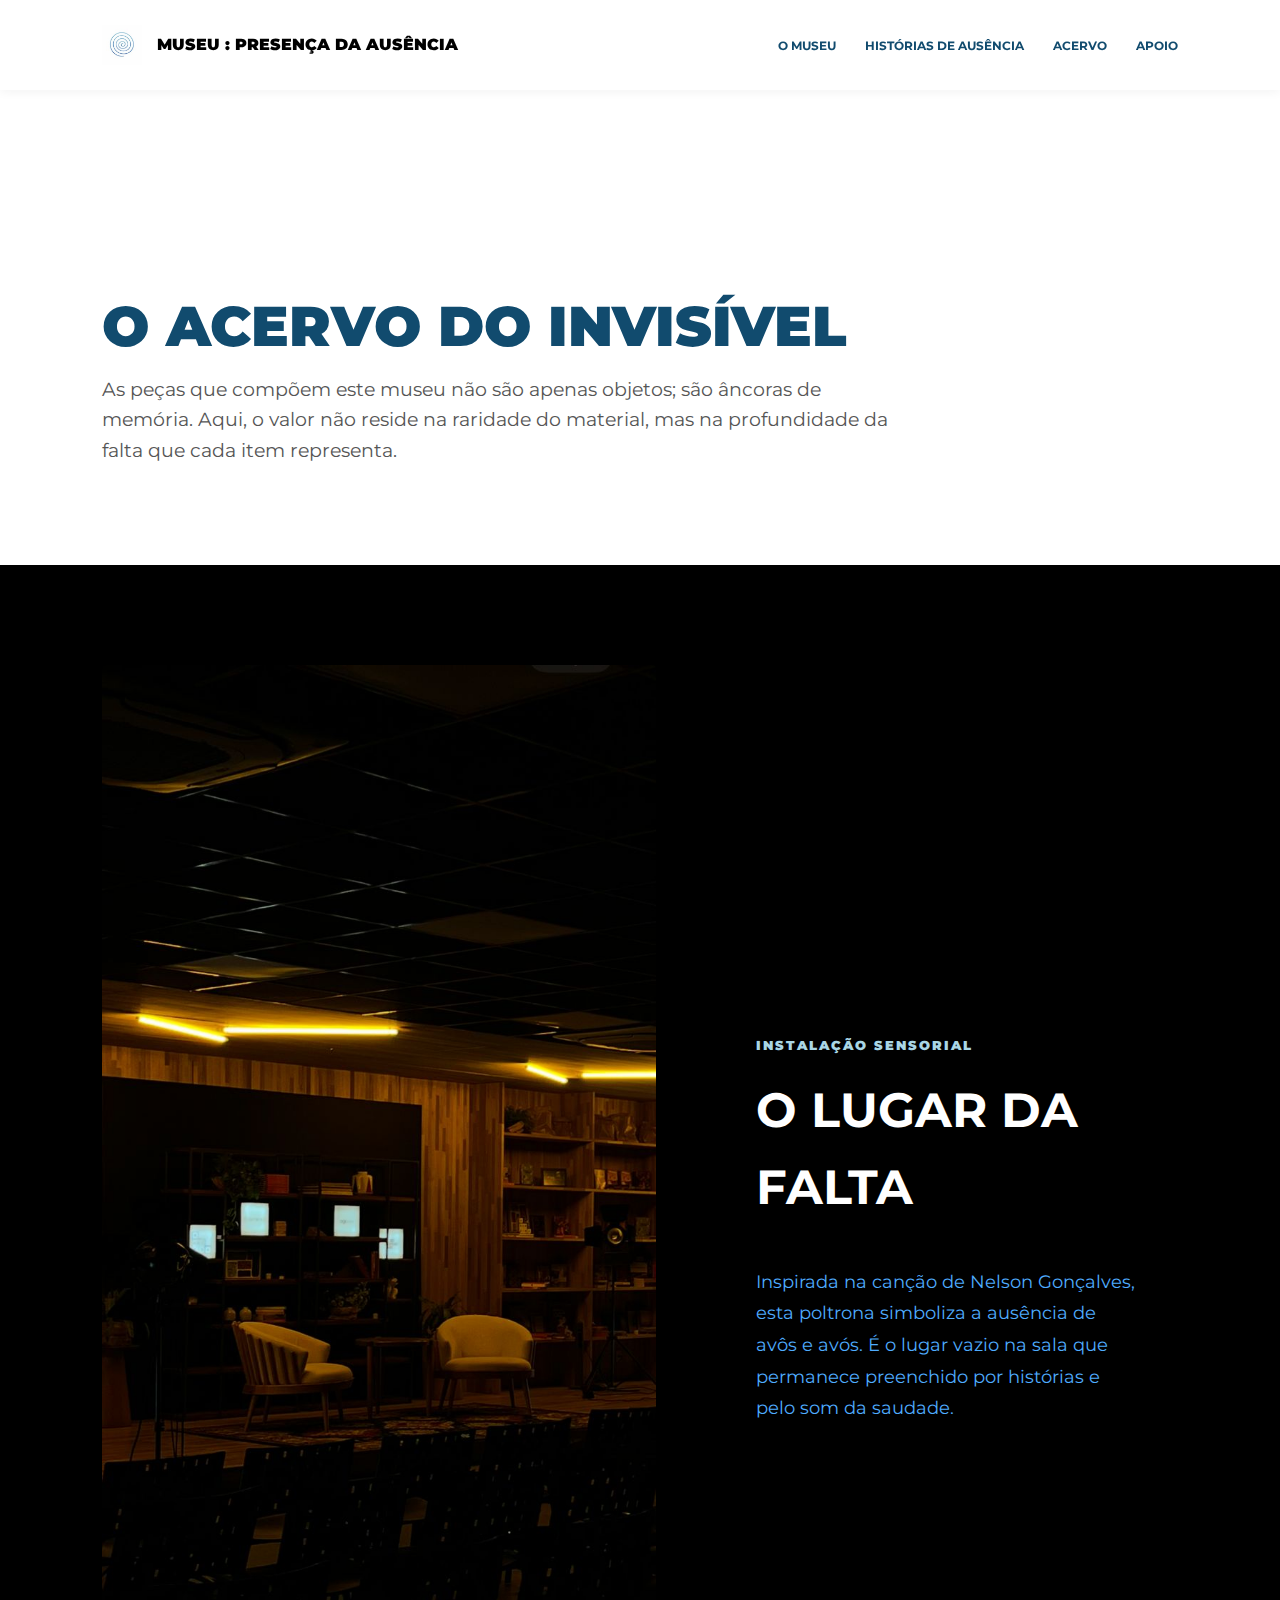
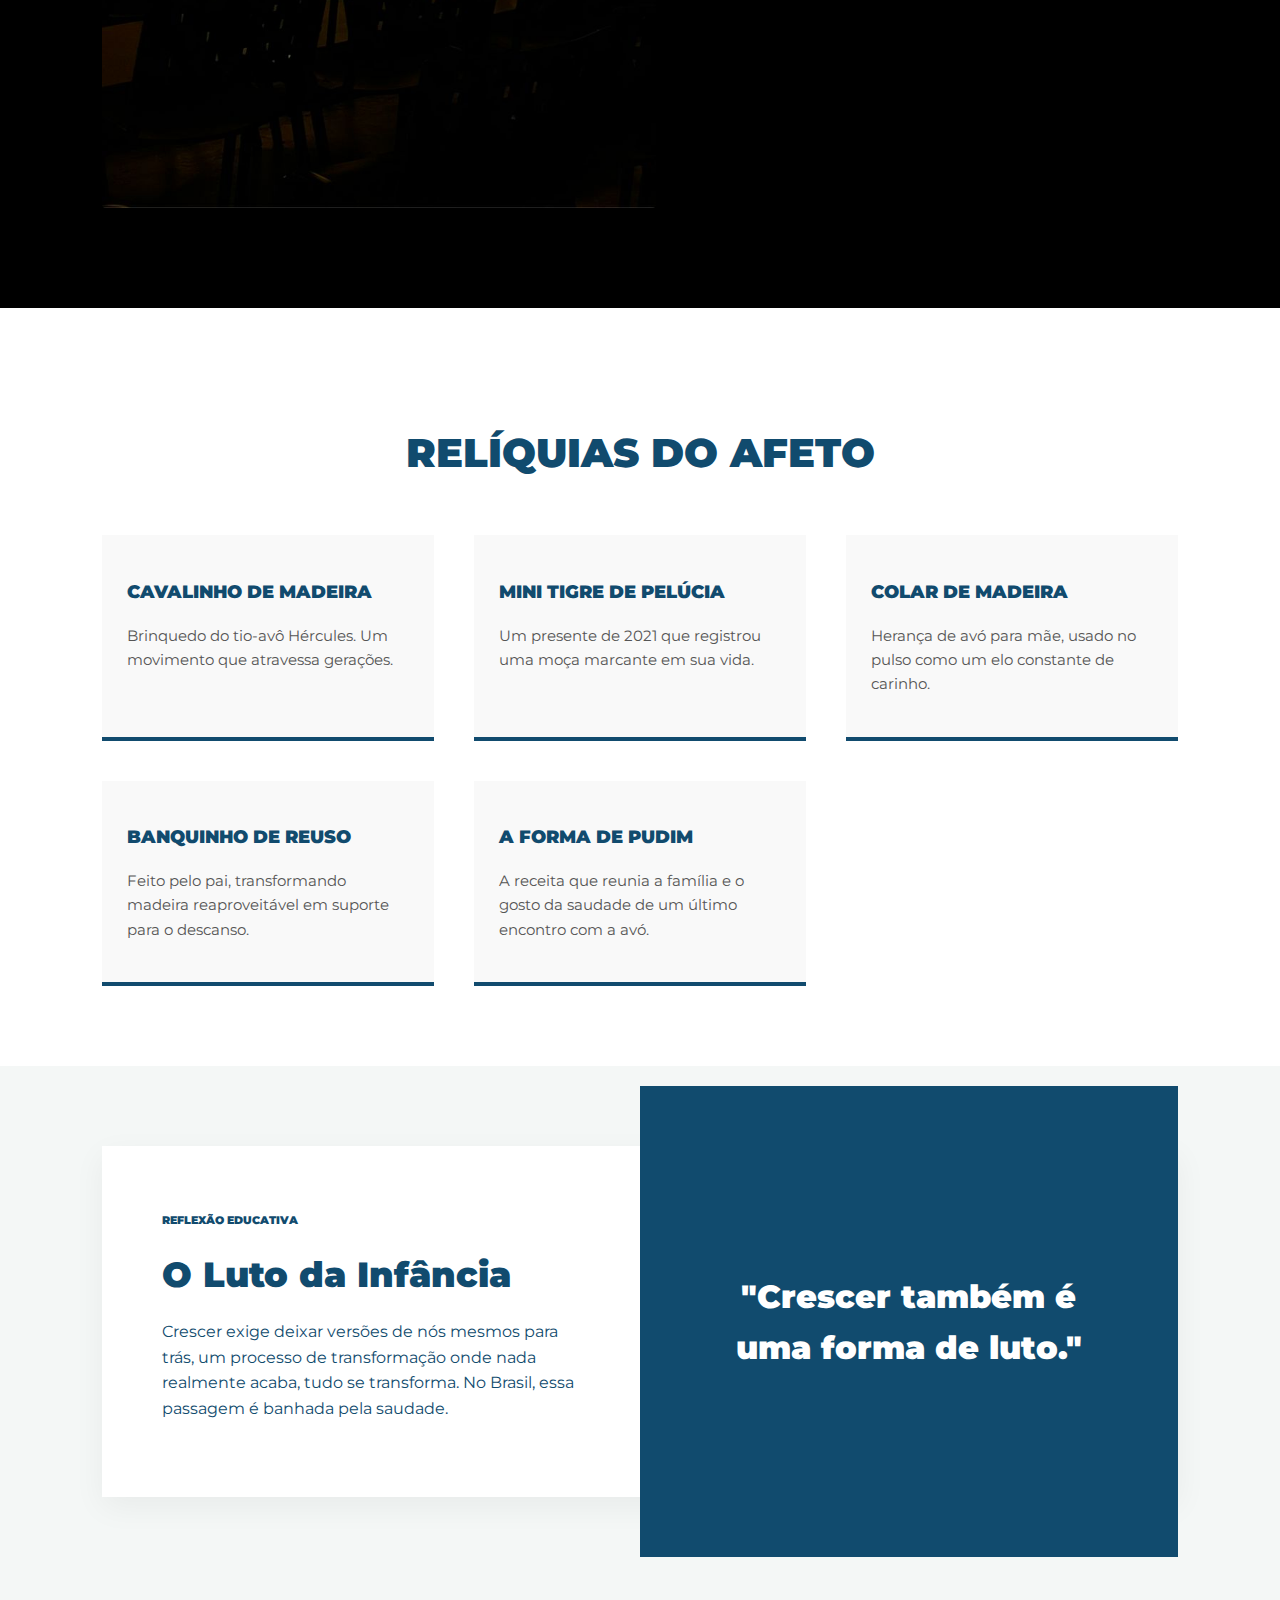
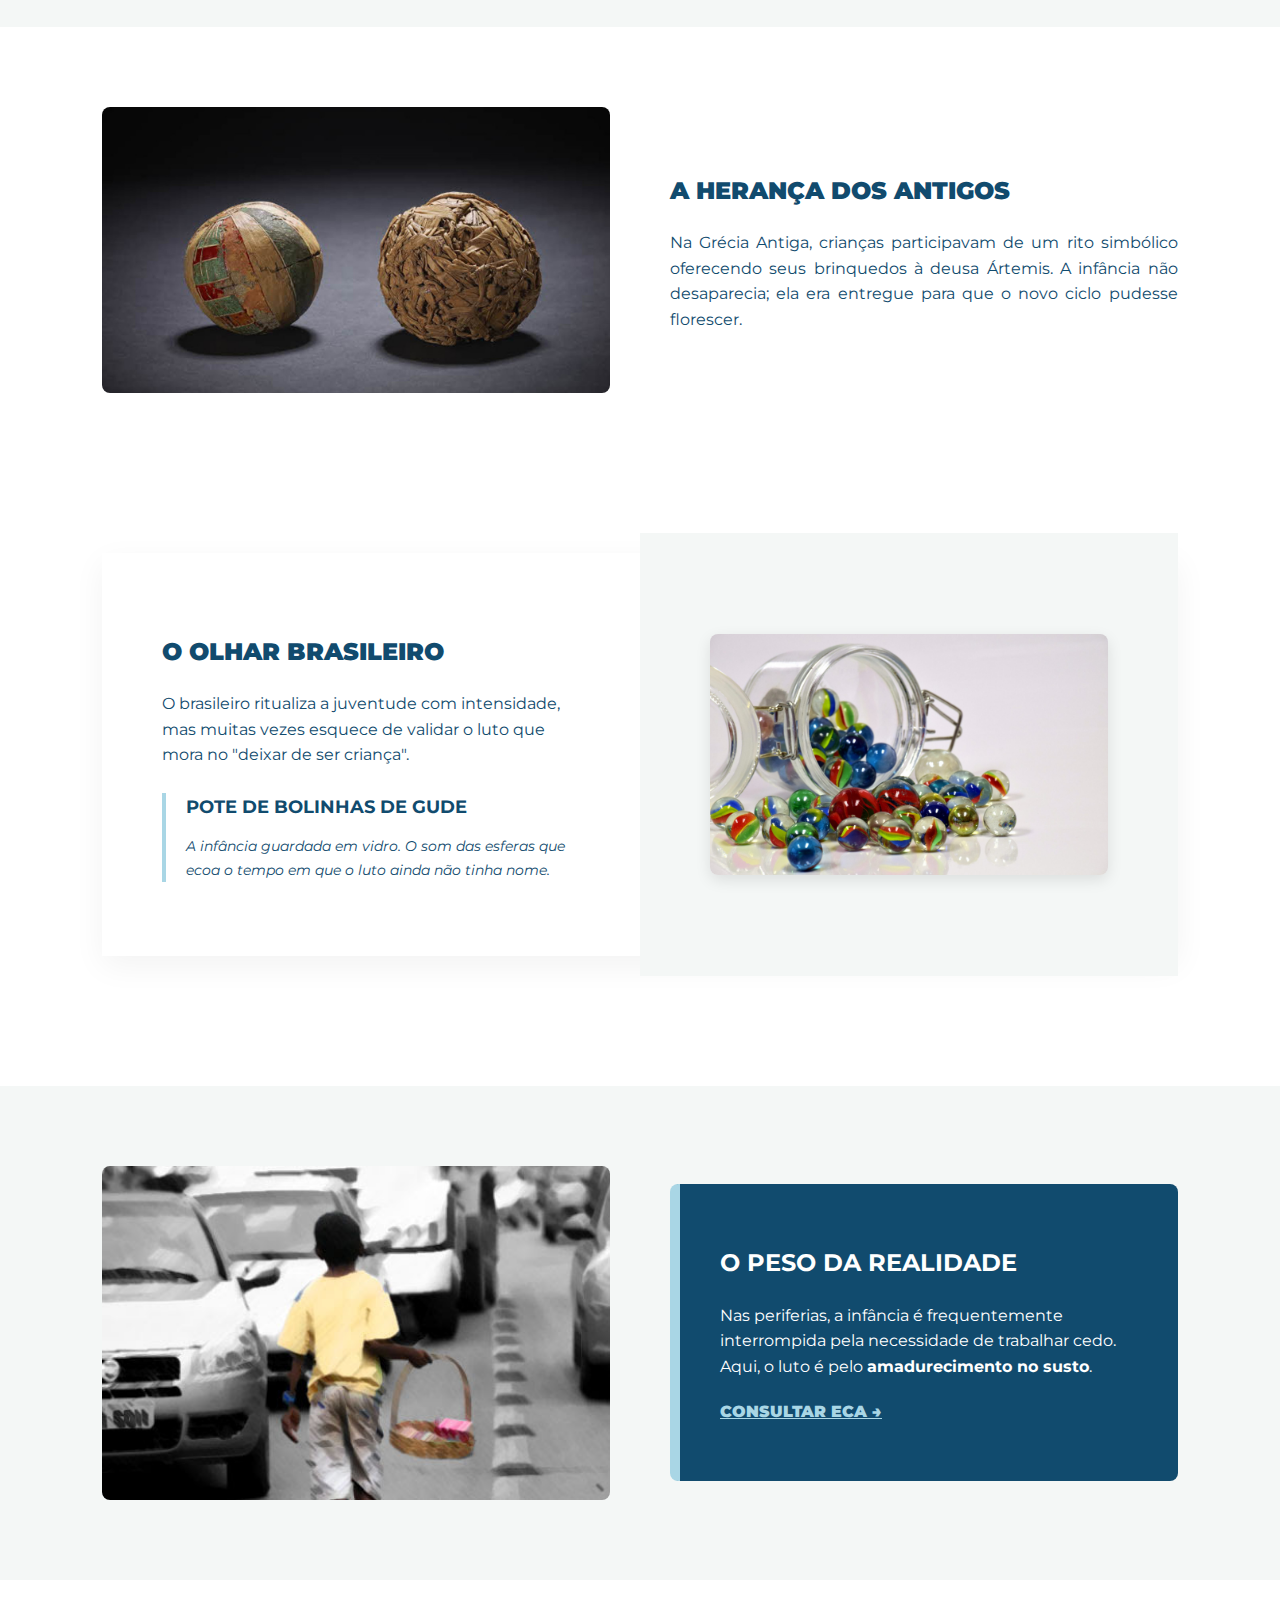
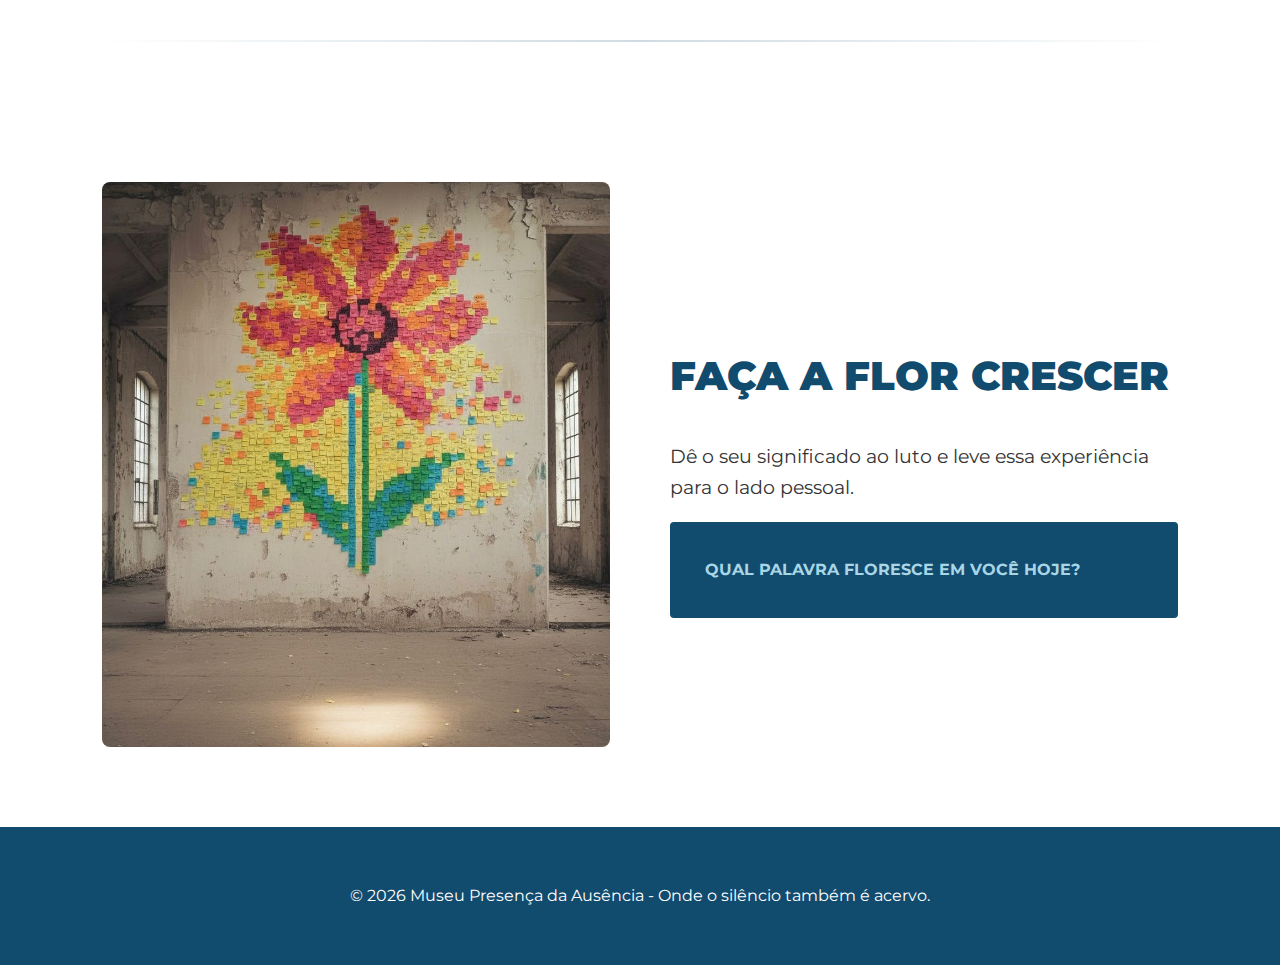
<file: acervo.html>
<!DOCTYPE html>
<html lang="pt-br">
<head>
    <meta charset="UTF-8">
    <meta name="viewport" content="width=device-width, initial-scale=1.0">
    <title>Acervo | P.A - Presença da Ausência</title>
    <link rel="stylesheet" href="css/style.css">
    <link href="https://fonts.googleapis.com/css2?family=Montserrat:wght@700;900&display=swap" rel="stylesheet">
    <style>
        body { font-family: 'Montserrat', sans-serif; margin: 0; padding: 0; color: #114b6e; line-height: 1.6; }
        
        /* Navegação */
        .nav-caldeira {
            display: flex; justify-content: space-between; align-items: center;
            padding: 25px 8%; background: #fff; position: fixed; width: 100%; top: 0; z-index: 1000;
            box-sizing: border-box; box-shadow: 0 2px 10px rgba(0,0,0,0.05);
        }
        .logo-container { display: flex; align-items: center; font-weight: 900; color: #000; font-size: 1rem; text-transform: uppercase; }
        .logo-img { height: 40px; margin-right: 15px; }
        .nav-links a { text-decoration: none; color: #114b6e; font-weight: 700; margin-left: 25px; font-size: 0.75rem; text-transform: uppercase; }

        /* INTRODUÇÃO (HERO) */
        .intro-acervo { 
            padding: 180px 8% 80px; 
            background: #fff; 
            text-align: left; 
            max-width: 1000px; 
        }
        .intro-acervo h1 { font-size: 3.5rem; font-weight: 900; text-transform: uppercase; margin-bottom: 20px; color: #114b6e; line-height: 1; }
        .intro-acervo p { font-size: 1.2rem; color: #555; max-width: 800px; }

        /* SEÇÃO POLTRONA (QUADRO PRETO E TEXTO AZUL/BRANCO) */
        .destaque-acervo {
            display: grid;
            grid-template-columns: 1.2fr 1fr;
            gap: 60px;
            align-items: center;
            background: #000; /* Fundo Preto */
            padding: 100px 8%;
        }
        .destaque-acervo img { width: 100%; border-radius: 4px; }
        .caixa-texto-poltrona {
            padding: 40px;
        }
        .caixa-texto-poltrona span { color: #a9d6e5; font-weight: 900; text-transform: uppercase; font-size: 0.8rem; letter-spacing: 2px; }
        .caixa-texto-poltrona h2 { font-size: 3rem; margin-top: 15px; color: #fff; text-transform: uppercase; } /* Texto Branco */
        .caixa-texto-poltrona p { font-size: 1.1rem; line-height: 1.8; margin-top: 20px; color: #4facfe; } /* Texto Azul (tom suave/neon) */

        /* RELÍQUIAS DO AFETO */
        .secao-acervo { padding: 80px 8%; background: #fff; }
        .grid-objetos { 
            display: grid; 
            grid-template-columns: repeat(auto-fit, minmax(300px, 1fr)); 
            gap: 40px; 
            margin-top: 50px; 
        }
        .item-acervo {
            background: #f9f9f9;
            padding: 25px;
            border-bottom: 4px solid #114b6e;
            transition: 0.3s;
        }
        .item-acervo:hover { transform: translateY(-5px); box-shadow: 0 10px 20px rgba(0,0,0,0.1); }
        .item-acervo h3 { color: #114b6e; font-weight: 900; text-transform: uppercase; font-size: 1.1rem; }
        .item-acervo p { font-size: 0.95rem; color: #555; margin-top: 10px; }

        /* LUTO DA INFÂNCIA */
        .secao-infancia { background: #f4f7f6; padding: 80px 8%; }
        .box-luto-infancia {
            display: grid;
            grid-template-columns: 1fr 1fr;
            background: #fff;
            align-items: center;
            box-shadow: 0 10px 30px rgba(0,0,0,0.05);
            margin-bottom: 50px;
        }
        .texto-luto-infancia { padding: 60px; }
        .quote-luto-infancia {
            background: #114b6e;
            color: white;
            height: 100%;
            display: flex;
            align-items: center;
            justify-content: center;
            padding: 60px;
            font-size: 2rem;
            font-weight: 900;
            text-align: center;
        }

        /* GRÉCIA E PERIFERIA */
        .secao-detalhada { padding: 80px 8%; }
        .grid-dois-lados { display: grid; grid-template-columns: 1fr 1fr; gap: 60px; align-items: center; }
        .secao-detalhada img { width: 100%; border-radius: 8px; }
        .destaque-periferia { background: #114b6e; color: white; padding: 40px; border-radius: 8px; border-left: 10px solid #a9d6e5; }

        /* DIVISOR E INTERATIVO */
        .divisor-fluxo { height: 2px; background: linear-gradient(to right, transparent, #114b6e, transparent); margin: 60px 8%; opacity: 0.2; }
        .instalacao-interativa { padding: 80px 8%; }
        .container-postit { display: grid; grid-template-columns: 1fr 1fr; gap: 60px; align-items: center; }
        .pergunta-card { background: #114b6e; color: #a9d6e5; padding: 35px; border-radius: 4px; margin-top: 20px; }

        footer { background: #114b6e; color: white; padding: 40px 8%; text-align: center; }
    </style>
</head>
<body>

    <nav class="nav-caldeira">
        <div class="logo-container">
            <img src="image/logo.png" alt="Logo" class="logo-img">
            MUSEU : PRESENÇA DA AUSÊNCIA
        </div>
        <div class="nav-links">
            <a href="index.html">O MUSEU</a>
            <a href="luto_cultural.html">HISTÓRIAS DE AUSÊNCIA</a>
            <a href="acervo.html">ACERVO</a>
            <a href="apoio.html">APOIO</a>
        </div>
    </nav>

    <main>
        <header class="intro-acervo">
            <h1>O Acervo do Invisível</h1>
            <p>
                As peças que compõem este museu não são apenas objetos; são âncoras de memória. Aqui, o valor não reside na raridade do material, mas na profundidade da falta que cada item representa.
            </p>
        </header>

        <section class="destaque-acervo">
            <img src="image/cadeira.png" alt="Poltrona Vazia">
            <div class="caixa-texto-poltrona">
                <span>Instalação Sensorial</span>
                <h2>O Lugar da Falta</h2>
                <p>
                    Inspirada na canção de Nelson Gonçalves, esta poltrona simboliza a ausência de avôs e avós. É o lugar vazio na sala que permanece preenchido por histórias e pelo som da saudade.
                </p>
            </div>
        </section>

        <section class="secao-acervo">
            <h2 style="font-weight: 900; color: #114b6e; text-align: center; font-size: 2.5rem; text-transform: uppercase;">Relíquias do Afeto</h2>
            <div class="grid-objetos">
                <article class="item-acervo">
                    <h3>Cavalinho de Madeira</h3>
                    <p>Brinquedo do tio-avô Hércules. Um movimento que atravessa gerações.</p>
                </article>
                <article class="item-acervo">
                    <h3>Mini Tigre de Pelúcia</h3>
                    <p>Um presente de 2021 que registrou uma moça marcante em sua vida.</p>
                </article>
                <article class="item-acervo">
                    <h3>Colar de Madeira</h3>
                    <p>Herança de avó para mãe, usado no pulso como um elo constante de carinho.</p>
                </article>
                <article class="item-acervo">
                    <h3>Banquinho de Reuso</h3>
                    <p>Feito pelo pai, transformando madeira reaproveitável em suporte para o descanso.</p>
                </article>
                <article class="item-acervo">
                    <h3>A Forma de Pudim</h3>
                    <p>A receita que reunia a família e o gosto da saudade de um último encontro com a avó.</p>
                </article>
            </div>
        </section>

        <section class="secao-infancia">
            <div class="box-luto-infancia">
                <div class="texto-luto-infancia">
                    <span style="color: #114b6e; font-weight: 900; text-transform: uppercase; font-size: 0.7rem;">Reflexão Educativa</span>
                    <h2 style="font-weight: 900; color: #114b6e; margin: 15px 0; font-size: 2.2rem;">O Luto da Infância</h2>
                    <p>Crescer exige deixar versões de nós mesmos para trás, um processo de transformação onde nada realmente acaba, tudo se transforma. No Brasil, essa passagem é banhada pela saudade.</p>
                </div>
                <div class="quote-luto-infancia">
                    "Crescer também é uma forma de luto."
                </div>
            </div>
        </section>

        <section class="secao-detalhada">
            <div class="grid-dois-lados">
                <img src="image/grecia.png" alt="Grécia Antiga">
                <div class="conteudo-texto">
                    <h2 style="font-weight: 900; color: #114b6e; text-transform: uppercase;">A Herança dos Antigos</h2>
                    <p style="text-align: justify;">Na Grécia Antiga, crianças participavam de um rito simbólico oferecendo seus brinquedos à deusa Ártemis. A infância não desaparecia; ela era entregue para que o novo ciclo pudesse florescer.</p>
                </div>
            </div>
        </section>

        <section class="secao-infancia" style="background-color: #fff;">
            <div class="box-luto-infancia">
                <div class="texto-luto-infancia">
                    <h2 style="font-weight: 900; color: #114b6e; text-transform: uppercase;">O Olhar Brasileiro</h2>
                    <p style="margin-bottom: 25px;">O brasileiro ritualiza a juventude com intensidade, mas muitas vezes esquece de validar o luto que mora no "deixar de ser criança".</p>
                    <div style="border-left: 4px solid #a9d6e5; padding-left: 20px;">
                        <h3 style="font-size: 1.1rem; color: #114b6e; text-transform: uppercase; margin-bottom: 5px;">Pote de Bolinhas de Gude</h3>
                        <p style="font-style: italic; font-size: 0.9rem;">A infância guardada em vidro. O som das esferas que ecoa o tempo em que o luto ainda não tinha nome.</p>
                    </div>
                </div>
                <div style="padding: 20px; background: #f4f7f6; height: 100%; display: flex; align-items: center; justify-content: center;">
                    <img src="image/gude.png" alt="Bolinhas de Gude" style="width: 80%; border-radius: 8px; box-shadow: 0 5px 15px rgba(0,0,0,0.1);">
                </div>
            </div>
        </section>

        <section class="secao-detalhada" style="background-color: #f4f7f6;">
            <div class="grid-dois-lados">
                <img src="image/crianca.png" alt="Realidade">
                <div class="destaque-periferia">
                    <h2 style="text-transform: uppercase;">O Peso da Realidade</h2>
                    <p>Nas periferias, a infância é frequentemente interrompida pela necessidade de trabalhar cedo. Aqui, o luto é pelo <strong>amadurecimento no susto</strong>.</p>
                    <p style="margin-top: 20px;"><a href="https://www.planalto.gov.br/ccivil_03/leis/l8069.htm" target="_blank" style="color: #a9d6e5; font-weight: 900;">CONSULTAR ECA →</a></p>
                </div>
            </div>
        </section>

        <div class="divisor-fluxo"></div>

        <section class="instalacao-interativa">
            <div class="container-postit">
                <img src="image/postit.png" alt="Instalação Interativa" style="width: 100%; border-radius: 8px;">
                <div>
                    <h2 style="font-weight: 900; color: #114b6e; font-size: 2.5rem; text-transform: uppercase;">Faça a flor crescer</h2>
                    <p style="font-size: 1.2rem; color: #333;">Dê o seu significado ao luto e leve essa experiência para o lado pessoal.</p>
                    <div class="pergunta-card">
                        <h4 style="margin: 0; text-transform: uppercase;">Qual palavra floresce em você hoje?</h4>
                    </div>
                </div>
            </div>
        </section>
    </main>

    <footer>
        <p>© 2026 Museu Presença da Ausência - Onde o silêncio também é acervo.</p>
    </footer>

</body>
</html><!DOCTYPE html>
<html lang="pt-br">
</file>
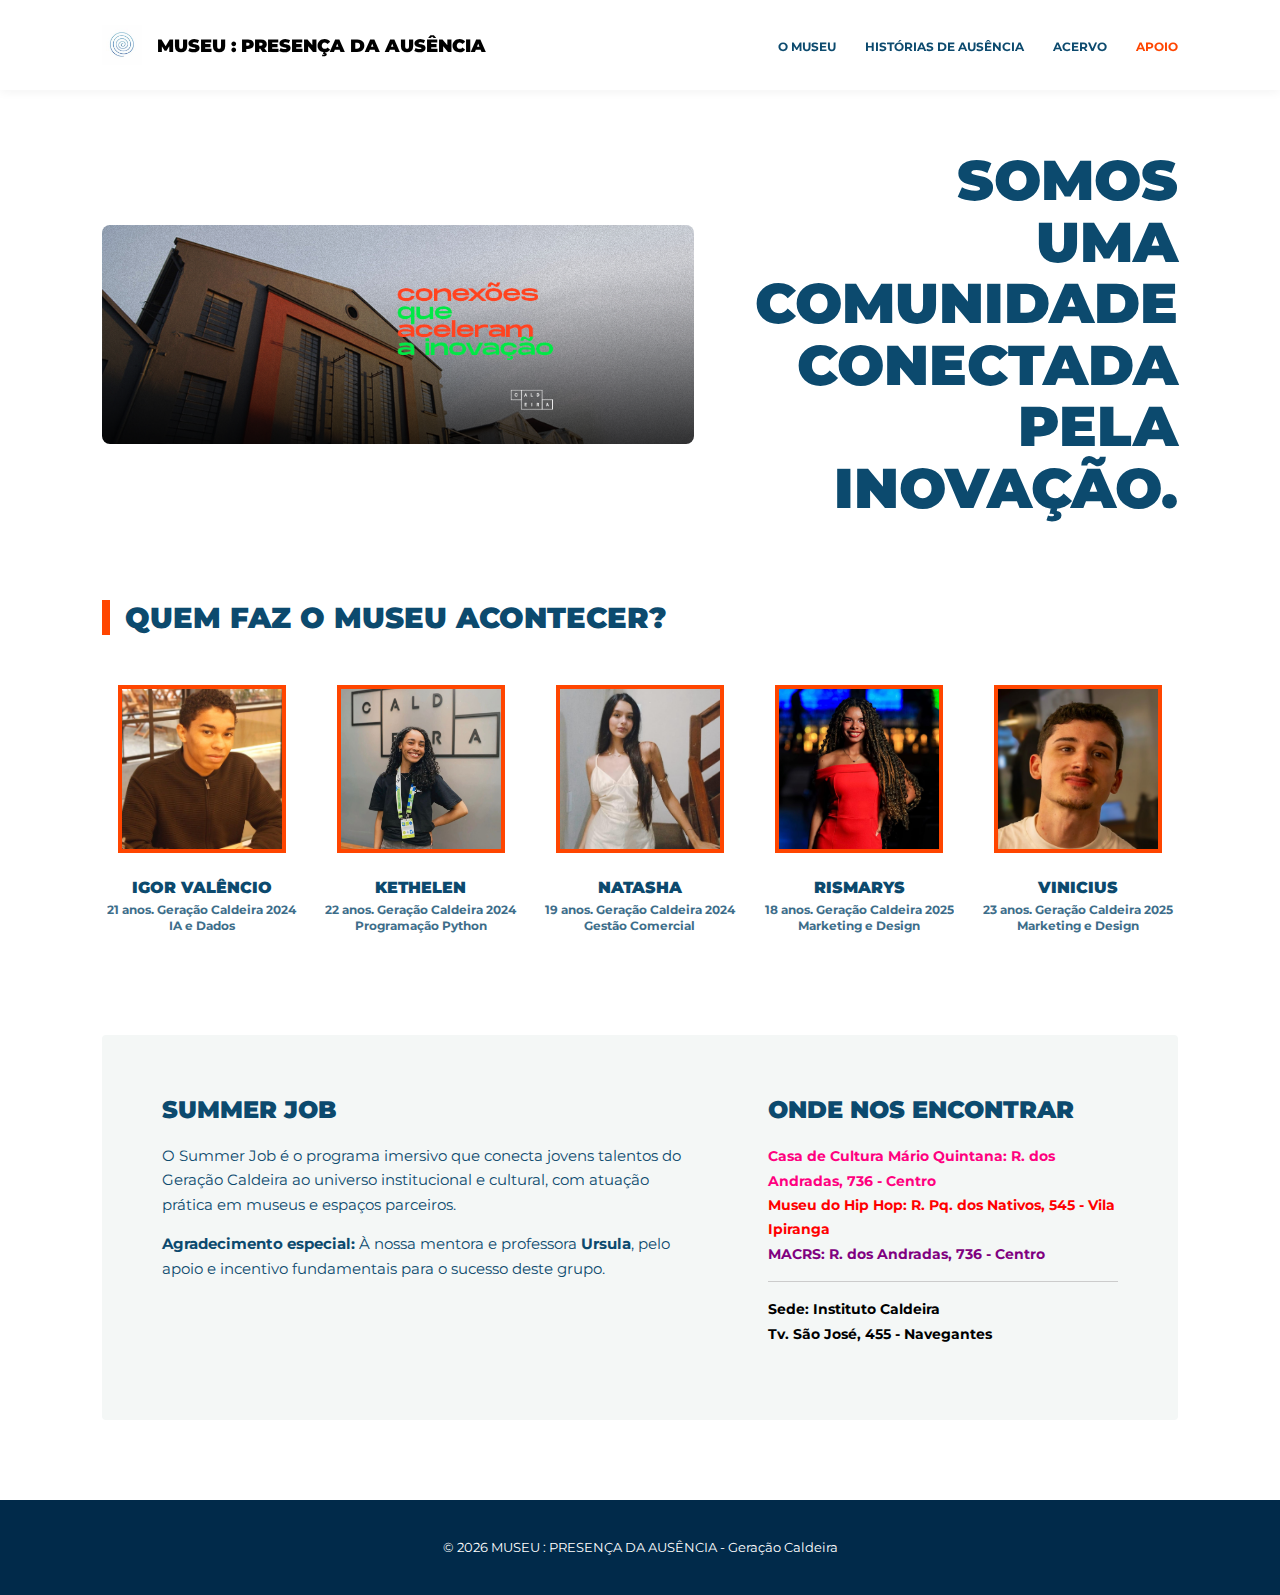
<file: apoio.html>
<!DOCTYPE html>
<html lang="pt-br">
<head>
    <meta charset="UTF-8">
    <meta name="viewport" content="width=device-width, initial-scale=1.0">
    <title>Apoio | MUSEU : PRESENÇA DA AUSÊNCIA</title>
    <link href="https://fonts.googleapis.com/css2?family=Montserrat:wght@700;900&display=swap" rel="stylesheet">
    <style>
        :root {
            --azul-fundo: #0c4a6e;
            --laranja-conexao: #ff4500; /* Cor extraída da imagem enviada */
            --branco: #ffffff;
            --preto: #000000;
        }

        body { 
            font-family: 'Montserrat', sans-serif; 
            margin: 0; 
            padding: 0; 
            color: var(--azul-fundo); 
            background-color: var(--branco); 
        }
        
        /* Navegação */
        .nav-caldeira {
            display: flex; 
            justify-content: space-between; 
            align-items: center;
            padding: 25px 8%; 
            background: var(--branco); 
            position: fixed; 
            width: 100%; 
            top: 0; 
            z-index: 1000;
            box-sizing: border-box; 
            box-shadow: 0 2px 10px rgba(0,0,0,0.05);
        }

        .logo-container { 
            display: flex;
            align-items: center;
            font-weight: 900; 
            color: var(--preto); 
            font-size: 1.1rem; 
            text-transform: uppercase; 
        }

        .logo-img {
            height: 40px; 
            margin-right: 15px;
            width: auto;
        }

        .nav-links a { 
            text-decoration: none; 
            color: var(--azul-fundo); 
            font-weight: 700; 
            margin-left: 25px; 
            font-size: 0.75rem; 
            text-transform: uppercase; 
        }

        /* Espaçamento do topo */
        .container-apoio { padding: 150px 8% 80px 8%; }
        
        .header-comunidade {
            display: flex;
            justify-content: space-between;
            align-items: center;
            margin-bottom: 80px;
            gap: 50px;
        }

        .img-conexoes {
            width: 55%; 
            height: auto;
            border-radius: 8px;
        }

        .frase-comunidade {
            font-size: 3.5rem; 
            font-weight: 900; 
            text-transform: uppercase; 
            line-height: 1.1;
            color: var(--azul-fundo); 
            margin: 0;
            width: 40%;
            text-align: right; 
        }

        .titulo-equipe {
            font-size: 1.8rem; font-weight: 900; text-transform: uppercase;
            color: var(--azul-fundo); margin-bottom: 50px; display: flex; align-items: center;
        }

        .titulo-equipe::before {
            content: ''; display: inline-block; width: 8px; height: 35px; 
            background-color: var(--laranja-conexao); margin-right: 15px;
        }

        .grid-grupo {
            display: grid; 
            grid-template-columns: repeat(auto-fit, minmax(180px, 1fr));
            gap: 20px; 
            margin-bottom: 100px; 
            text-align: center;
        }

        .membro-card { display: flex; flex-direction: column; align-items: center; position: relative; }
        
        .foto-container {
            width: 160px; height: 160px; 
            border: 4px solid var(--laranja-conexao); margin-bottom: 20px;
            background-color: #f0f0f0; display: flex; justify-content: center; align-items: center;
            overflow: hidden;
        }

        .foto-container img {
            width: 100%; height: 100%; object-fit: cover;
        }

        .membro-card h3 { margin: 5px 0; font-size: 1rem; font-weight: 900; text-transform: uppercase; color: var(--azul-fundo); }
        .membro-card p { margin: 0; opacity: 0.8; font-size: 0.75rem; font-weight: 700; line-height: 1.4; }

        .secao-inferior {
            display: grid; grid-template-columns: 1.2fr 0.8fr; gap: 80px;
            background: #f4f7f6; padding: 60px; border-radius: 4px;
        }

        .secao-inferior h2 { text-transform: uppercase; font-weight: 900; margin-top: 0; font-size: 1.5rem; }
        .secao-inferior p { font-size: 0.95rem; line-height: 1.6; }
        .lista-museus { list-style: none; padding: 0; line-height: 1.8; font-size: 0.85rem; font-weight: 700; }

        footer { background: #012a4a; color: white; padding: 40px 8%; text-align: center; font-size: 0.8rem; }

        @media (max-width: 900px) {
            .header-comunidade { flex-direction: column; text-align: center; }
            .img-conexoes, .frase-comunidade { width: 100%; text-align: center; }
            .secao-inferior { grid-template-columns: 1fr; }
            .nav-caldeira { padding: 15px 5%; }
        }
    </style>
</head>
<body>

    <nav class="nav-caldeira">
        <div class="logo-container">
            <img src="image/logo.png" alt="Logo" class="logo-img">
            MUSEU : PRESENÇA DA AUSÊNCIA
        </div>
        <div class="nav-links">
            <a href="index.html">O MUSEU</a>
            <a href="luto_cultural.html">HISTÓRIAS DE AUSÊNCIA</a>
            <a href="acervo.html">ACERVO</a>
            <a href="apoio.html" style="color: var(--laranja-conexao);">APOIO</a>
        </div>
    </nav>

    <main class="container-apoio">
        <div class="header-comunidade">
            <img src="image/conexoes.png" alt="Conexões" class="img-conexoes">
            <h1 class="frase-comunidade">
                Somos<br>uma<br>comunidade<br>conectada<br>pela<br>inovação.
            </h1>
        </div>

        <div class="titulo-equipe">Quem faz o museu acontecer?</div>

        <div class="grid-grupo">
            <div class="membro-card">
                <div class="foto-container"><img src="image/igor.png" alt="Igor"></div>
                <h3>Igor Valêncio</h3>
                <p>21 anos. Geração Caldeira 2024<br>IA e Dados</p>
            </div>
            
            <div class="membro-card">
                <div class="foto-container"><img src="image/kethelen.png" alt="Kethelen"></div>
                <h3>Kethelen</h3>
                <p>22 anos. Geração Caldeira 2024<br>Programação Python</p>
            </div>
            
            <div class="membro-card">
                <div class="foto-container"><img src="image/natasha.png" alt="Natasha"></div>
                <h3>Natasha</h3>
                <p>19 anos. Geração Caldeira 2024<br>Gestão Comercial</p>
            </div>
            
            <div class="membro-card">
                <div class="foto-container"><img src="image/rismarys.png" alt="Rismarys"></div>
                <h3>Rismarys</h3>
                <p>18 anos. Geração Caldeira 2025<br>Marketing e Design</p>
            </div>
            
            <div class="membro-card">
                <div class="foto-container"><img src="image/vinicius.png" alt="Vinicius"></div>
                <h3>Vinicius</h3>
                <p>23 anos. Geração Caldeira 2025<br>Marketing e Design</p>
            </div>
        </div>

        <section class="secao-inferior">
            <div>
                <h2>Summer Job</h2>
                <p>O Summer Job é o programa imersivo que conecta jovens talentos do Geração Caldeira ao universo institucional e cultural, com atuação prática em museus e espaços parceiros.</p>
                <p><strong>Agradecimento especial:</strong> À nossa mentora e professora <strong>Ursula</strong>, pelo apoio e incentivo fundamentais para o sucesso deste grupo.</p>
            </div>
            <div>
                <h2>Onde nos encontrar</h2>
                <ul class="lista-museus">
                    <li style="color: #ff007f;">Casa de Cultura Mário Quintana: R. dos Andradas, 736 - Centro</li>
                    <li style="color: #ff0000;">Museu do Hip Hop: R. Pq. dos Nativos, 545 - Vila Ipiranga</li>
                    <li style="color: #800080;">MACRS: R. dos Andradas, 736 - Centro</li>
                    <li style="border-top: 1px solid #ccc; padding-top: 15px; margin-top: 15px; color: #000000;">
                        Sede: Instituto Caldeira<br>
                        Tv. São José, 455 - Navegantes
                    </li>
                </ul>
            </div>
        </section>
    </main>

    <footer>
        © 2026 MUSEU : PRESENÇA DA AUSÊNCIA - Geração Caldeira
    </footer>

</body>
</html>
</file>
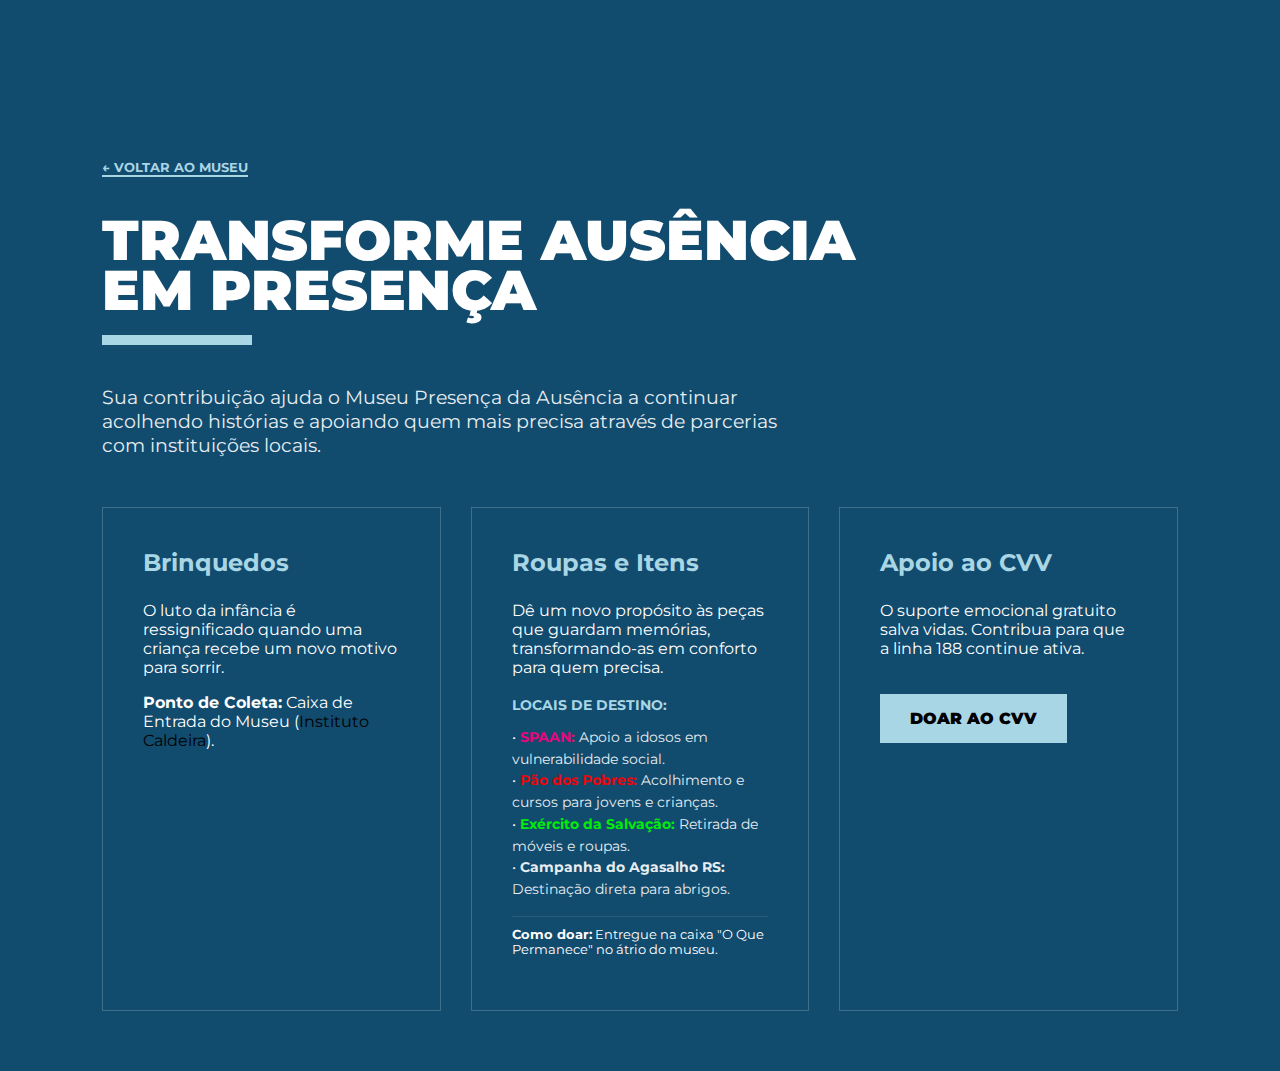
<file: doacoes.html>
<!DOCTYPE html>
<html lang="pt-br">
<head>
    <meta charset="UTF-8">
    <meta name="viewport" content="width=device-width, initial-scale=1.0">
    <title>Doações | P.A Presença da Ausência</title>
    <link href="https://fonts.googleapis.com/css2?family=Montserrat:wght@700;900&display=swap" rel="stylesheet">
    <style>
        body { font-family: 'Montserrat', sans-serif; margin: 0; padding: 0; background-color: #114b6e; color: #fff; }
        
        .container { padding: 120px 8% 60px 8%; }
        h1 { font-size: 3.5rem; font-weight: 900; text-transform: uppercase; line-height: 0.9; margin-bottom: 20px; }
        .linha-neon { width: 150px; height: 10px; background: #a9d6e5; margin-bottom: 40px; }
        
        .grid-doacoes { display: grid; grid-template-columns: repeat(auto-fit, minmax(300px, 1fr)); gap: 30px; margin-top: 50px; }
        .card-doacao { border: 1px solid rgba(255,255,255,0.2); padding: 40px; transition: 0.3s; }
        .card-doacao:hover { border-color: #a9d6e5; background: rgba(169,214,229,0.05); }
        .card-doacao h3 { color: #a9d6e5; font-size: 1.5rem; margin-top: 0; }
        
        .btn-voltar { display: inline-block; margin-top: 40px; color: #a9d6e5; text-decoration: none; font-weight: 700; text-transform: uppercase; font-size: 0.8rem; border-bottom: 2px solid #a9d6e5; }
        
        .btn-neon-box { 
            background-color: #a9d6e5; color: #000; padding: 15px 30px; 
            font-weight: 900; text-decoration: none; display: inline-block; 
            text-transform: uppercase; margin-top: 20px;
        }
    </style>
</head>
<body>

    <div class="container">
        <a href="index.html" class="btn-voltar">← Voltar ao Museu</a>
        
        <h1>Transforme Ausência<br>em Presença</h1>
        <div class="linha-neon"></div>
        <p style="font-size: 1.2rem; max-width: 700px; opacity: 0.9;">
            Sua contribuição ajuda o Museu Presença da Ausência a continuar acolhendo histórias e apoiando quem mais precisa através de parcerias com instituições locais.
        </p>

        <div class="grid-doacoes">
            <div class="card-doacao">
                <h3>Brinquedos</h3>
                <p>O luto da infância é ressignificado quando uma criança recebe um novo motivo para sorrir.</p>
                <p><strong>Ponto de Coleta:</strong> Caixa de Entrada do Museu <span style="color: white;">(</span><span style="color: #000;">Instituto Caldeira</span><span style="color: white;">)</span>.</p>
            </div>

            <div class="card-doacao">
    <h3>Roupas e Itens</h3>
    <p>Dê um novo propósito às peças que guardam memórias, transformando-as em conforto para quem precisa.</p>
    
    <p style="font-size: 0.85rem; margin-top: 20px; color: #a9d6e5; font-weight: 700;">LOCAIS DE DESTINO:</p>
    <ul style="list-style: none; padding: 0; font-size: 0.85rem; opacity: 0.9; line-height: 1.6;">
        <li>• <strong style="color: #ff007f;">SPAAN:</strong> Apoio a idosos em vulnerabilidade social.</li>
        <li>• <strong style="color: #ff0000;">Pão dos Pobres:</strong> Acolhimento e cursos para jovens e crianças.</li>
        <li>• <strong style="color: #00ff00;">Exército da Salvação:</strong> Retirada de móveis e roupas.</li>
        <li>• <strong>Campanha do Agasalho RS:</strong> Destinação direta para abrigos.</li>
    </ul>
    
    <p style="font-size: 0.8rem; margin-top: 15px; border-top: 1px solid rgba(255,255,255,0.1); padding-top: 10px;">
        <strong>Como doar:</strong> Entregue na caixa "O Que Permanece" no átrio do museu.
    </p>
</div>

            <div class="card-doacao">
                <h3>Apoio ao CVV</h3>
                <p>O suporte emocional gratuito salva vidas. Contribua para que a linha 188 continue ativa.</p>
                <a href="https://www.cvv.org.br/colabore/" target="_blank" class="btn-neon-box">Doar ao CVV</a>
            </div>
        </div>
    </div>

</body>
</html> <!DOCTYPE html>
<html lang="pt-br">
</file>
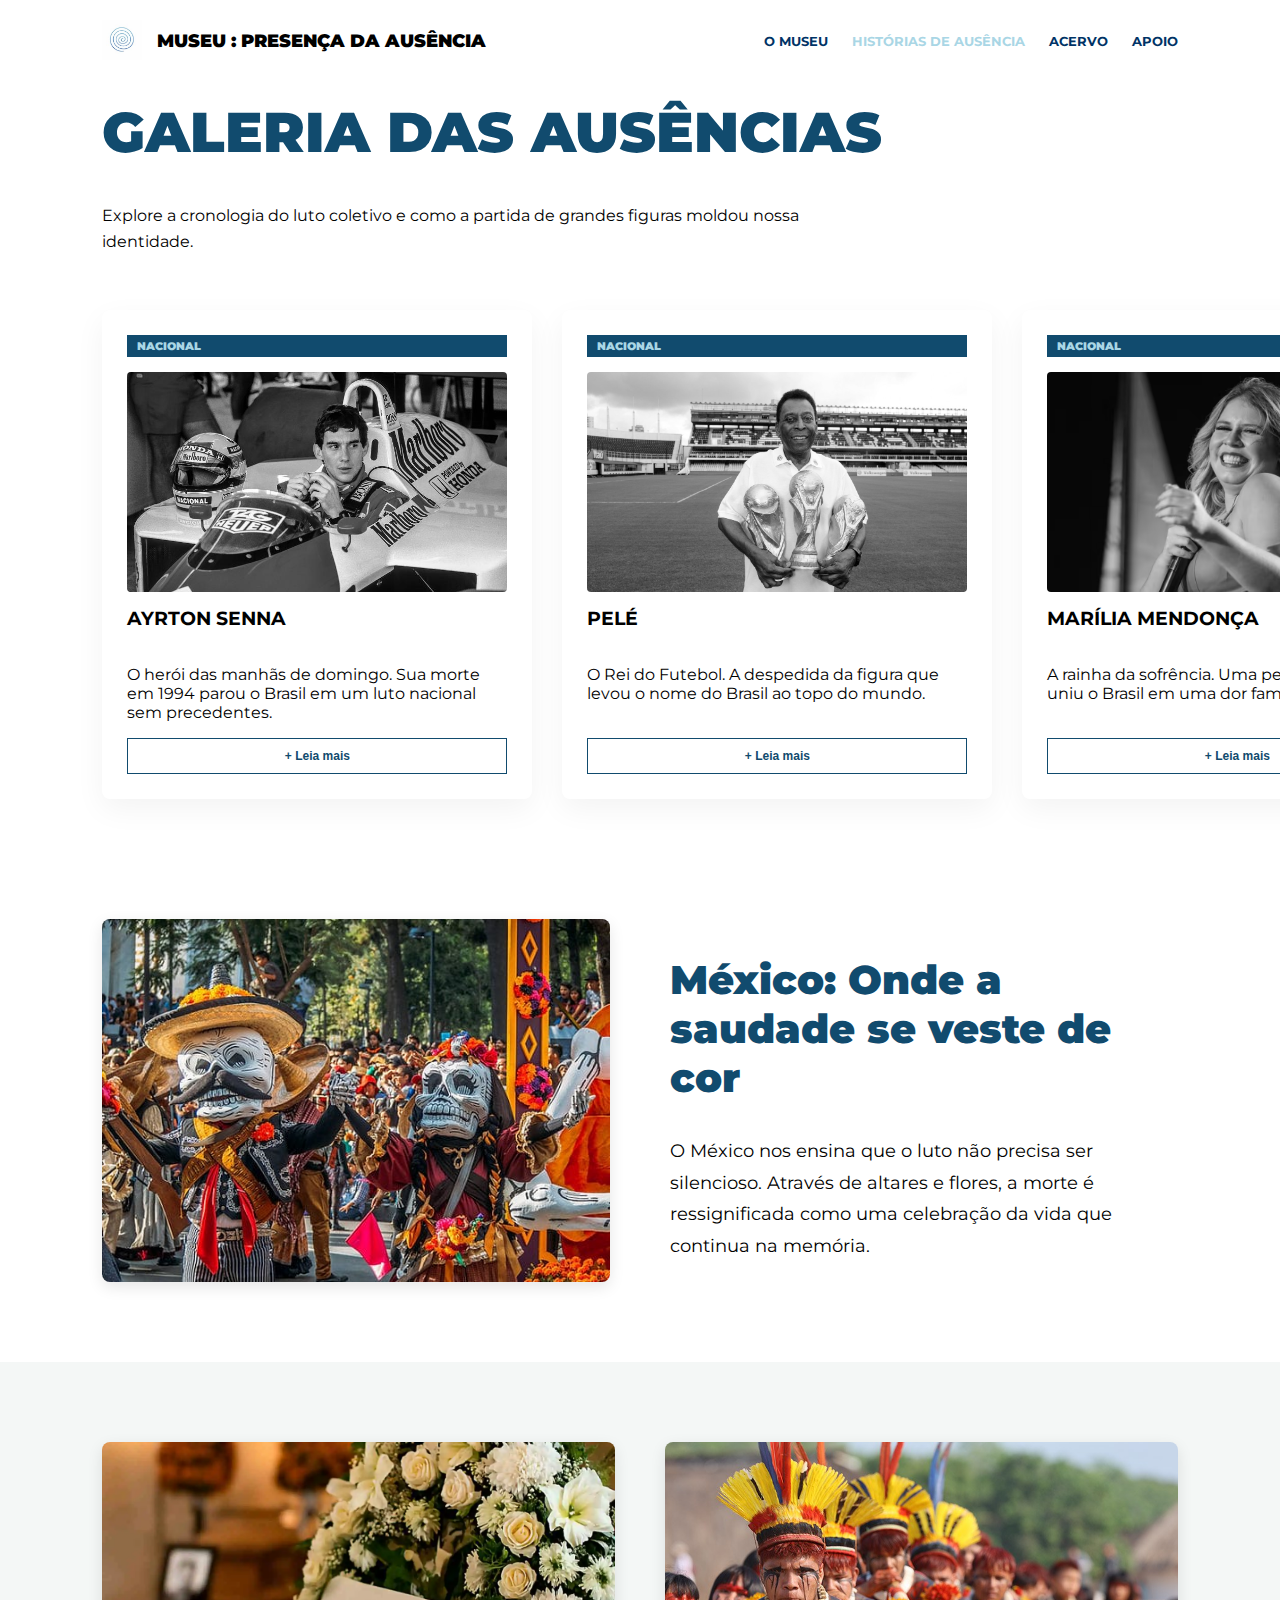
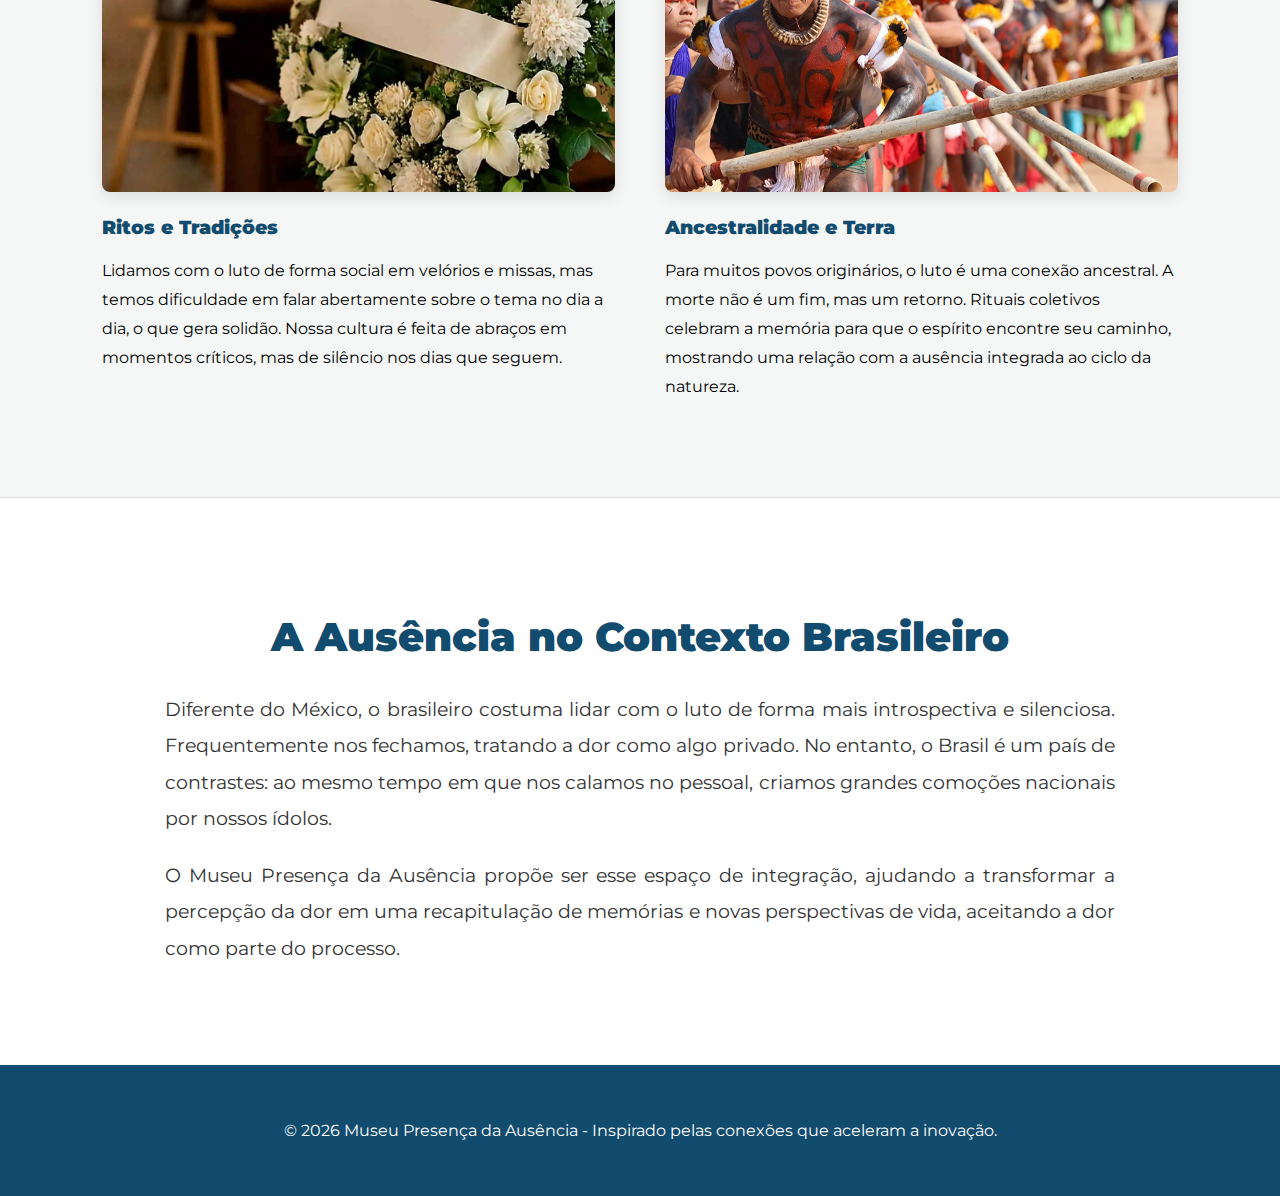
<file: luto_cultural.html>
<!DOCTYPE html>
<html lang="pt-br">
<head>
    <meta charset="UTF-8">
    <meta name="viewport" content="width=device-width, initial-scale=1.0">
    <title>Luto Coletivo & Cultural | P.A</title>
    <link rel="stylesheet" href="css/style.css">
    <link href="https://fonts.googleapis.com/css2?family=Montserrat:wght@700;900&display=swap" rel="stylesheet">
    <style>
        /* Estilos da Grade de Rolagem Horizontal */
        .grid-luto {
            display: flex;
            overflow-x: auto;
            gap: 30px;
            padding: 40px 0;
            scrollbar-width: thin;
            scrollbar-color: #a9d6e5 #114b6e;
        }
        .grid-luto::-webkit-scrollbar { height: 8px; }
        .grid-luto::-webkit-scrollbar-thumb { background: #a9d6e5; border-radius: 10px; }

        .bloco-luto {
            flex: 0 0 380px;
            background: #fff;
            padding: 25px;
            border-radius: 8px;
            box-shadow: 0 10px 30px rgba(0,0,0,0.05);
            transition: 0.3s;
            display: flex;
            flex-direction: column;
        }
        .bloco-luto:hover { transform: translateY(-10px); }
        .bloco-luto img {
            width: 100%;
            height: 220px;
            object-fit: cover;
            border-radius: 4px;
            filter: grayscale(100%);
            transition: 0.5s;
        }
        .bloco-luto:hover img { filter: grayscale(0%); }

        .tag-categoria {
            font-size: 0.7rem;
            font-weight: 900;
            background: #114b6e;
            color: #a9d6e5;
            padding: 4px 10px;
            display: inline-block;
            margin-bottom: 15px;
            text-transform: uppercase;
        }

        .texto-extra {
            display: none;
            margin-top: 15px;
            font-size: 0.9rem;
            color: #444;
            line-height: 1.6;
            border-top: 1px solid #eee;
            padding-top: 10px;
        }

        .btn-leia-mais {
            background: none;
            border: 1px solid #114b6e;
            color: #114b6e;
            font-weight: 900;
            cursor: pointer;
            padding: 10px;
            margin-top: auto;
            font-size: 0.75rem;
        }

        .sessao-cultura {
            padding: 80px 8%;
        }
        .sessao-cultura img {
            width: 100%;
            border-radius: 8px;
            box-shadow: 0 5px 15px rgba(0,0,0,0.1);
        }
    </style>
</head>
<body>

    <nav class="nav-caldeira">
    <div class="logo-container">
        <img src="image/logo.png" alt="Logo" class="logo-img">
        MUSEU : PRESENÇA DA AUSÊNCIA
    </div>
    <div class="nav-links">
        <a href="index.html">O MUSEU</a>
        <a href="luto_cultural.html" style="color: #a9d6e5;">HISTÓRIAS DE AUSÊNCIA</a>
        <a href="acervo.html">ACERVO</a>
        <a href="apoio.html">APOIO</a>
    </div>
</nav>

    <main style="padding: 60px 0 0 0;">
        <div style="padding: 0 8%;">
            <h1 style="font-size: 3.5rem; font-weight: 900; color: #114b6e;">GALERIA DAS AUSÊNCIAS</h1>
            <p style="max-width: 700px; line-height: 1.6;">Explore a cronologia do luto coletivo e como a partida de grandes figuras moldou nossa identidade.</p>
        </div>

        <section class="grid-luto" style="padding-left: 8%;">
            
            <article class="bloco-luto">
                <span class="tag-categoria">Nacional</span>
                <img src="image/airton.png" alt="Ayrton Senna">
                <h3 style="margin-top: 15px;">AYRTON SENNA</h3>
                <p>O herói das manhãs de domingo. Sua morte em 1994 parou o Brasil em um luto nacional sem precedentes.</p>
                <div class="texto-extra" id="ex-ayrton">
                    Senna era o símbolo de vitória e orgulho para um Brasil em crise. Representava a garra e a esperança de que poderíamos ser os melhores do mundo.
                </div>
                <button class="btn-leia-mais" onclick="toggleT('ex-ayrton', this)">+ Leia mais</button>
            </article>

            <article class="bloco-luto">
                <span class="tag-categoria">Nacional</span>
                <img src="image/pele.png" alt="Pelé">
                <h3 style="margin-top: 15px;">PELÉ</h3>
                <p>O Rei do Futebol. A despedida da figura que levou o nome do Brasil ao topo do mundo.</p>
                <div class="texto-extra" id="ex-pele">
                    A morte do Rei em 2022 foi a despedida da finitude do que parecia eterno. O mundo chorou o fim de uma era de genialidade esportiva.
                </div>
                <button class="btn-leia-mais" onclick="toggleT('ex-pele', this)">+ Leia mais</button>
            </article>

            <article class="bloco-luto">
                <span class="tag-categoria">Nacional</span>
                <img src="image/marilia.png" alt="Marília Mendonça">
                <h3 style="margin-top: 15px;">MARÍLIA MENDONÇA</h3>
                <p>A rainha da sofrência. Uma perda precoce que uniu o Brasil em uma dor familiar e profunda.</p>
                <div class="texto-extra" id="ex-marilia">
                    Marília deu voz aos sentimentos reais. Sua partida em 2021 transformou seus versos em um hino de resistência emocional e saudade coletiva.
                </div>
                <button class="btn-leia-mais" onclick="toggleT('ex-marilia', this)">+ Leia mais</button>
            </article>

            <article class="bloco-luto">
                <span class="tag-categoria">Nacional</span>
                <img src="image/mariele.png" alt="Marielle Franco">
                <h3 style="margin-top: 15px;">MARIELLE FRANCO</h3>
                <p>A ausência que se tornou resistência. O luto por Marielle rompeu silêncios e ocupou as ruas.</p>
                <div class="texto-extra" id="ex-mariele">
                    Sua morte em 2018 gerou um luto que se transformou em movimento. A ausência física deu lugar a uma presença política onipresente.
                </div>
                <button class="btn-leia-mais" onclick="toggleT('ex-mariele', this)">+ Leia mais</button>
            </article>

            <article class="bloco-luto">
                <span class="tag-categoria">Internacional</span>
                <img src="image/diana.png" alt="Princesa Diana">
                <h3 style="margin-top: 15px;">PRINCESA DIANA</h3>
                <p>A Princesa do Povo. Uma dor que atravessou oceanos e conectou o mundo pela empatia.</p>
                <div class="texto-extra" id="ex-diana">
                    Diana rompeu protocolos reais para se conectar com o público. Seu falecimento em 1997 causou uma comoção global inesquecível.
                </div>
                <button class="btn-leia-mais" onclick="toggleT('ex-diana', this)">+ Leia mais</button>
            </article>

            <article class="bloco-luto">
                <span class="tag-categoria">Internacional</span>
                <img src="image/jackson.png" alt="Michael Jackson">
                <h3 style="margin-top: 15px;">MICHAEL JACKSON</h3>
                <p>O Rei do Pop. Sua partida súbita paralisou a cultura pop mundial em 2009.</p>
                <div class="texto-extra" id="ex-jackson">
                    Michael revolucionou o entretenimento. Sua morte uniu fãs de todas as gerações em um reconhecimento global de sua genialidade.
                </div>
                <button class="btn-leia-mais" onclick="toggleT('ex-jackson', this)">+ Leia mais</button>
            </article>

            <article class="bloco-luto">
                <span class="tag-categoria">Nacional</span>
                <img src="image/paulo.png" alt="Paulo Gustavo">
                <h3 style="margin-top: 15px;">PAULO GUSTAVO</h3>
                <p>O riso interrompido. Paulo tornou-se o rosto humano da tragédia da pandemia no Brasil.</p>
                <div class="texto-extra" id="ex-paulo">
                    Sua morte em 2021 pela COVID-19 chocou o país que via nele alegria e afeto familiar. Um luto que humanizou as estatísticas.
                </div>
                <button class="btn-leia-mais" onclick="toggleT('ex-paulo', this)">+ Leia mais</button>
            </article>

            <article class="bloco-luto">
                <span class="tag-categoria">Global</span>
                <img src="image/pandemia.png" alt="Pandemia">
                <h3 style="margin-top: 15px;">PANDEMIA</h3>
                <p>O luto silencioso. Um período marcado pela impossibilidade dos ritos de despedida tradicionais.</p>
                <div class="texto-extra" id="ex-pandemia">
                    A pandemia de 2020 foi um momento onde a dor de um era o medo de todos, exigindo processar a ausência em isolamento.
                </div>
                <button class="btn-leia-mais" onclick="toggleT('ex-pandemia', this)">+ Leia mais</button>
            </article>

            <article class="bloco-luto">
                <span class="tag-categoria">Nacional</span>
                <img src="image/boatekiss.png" alt="Boate Kiss">
                <h3 style="margin-top: 15px;">BOATE KISS</h3>
                <p>Uma cidade em pausa. O luto de Santa Maria mostra como a ausência de muitos molda o destino de todos.</p>
                <div class="texto-extra" id="ex-kiss">
                    A tragédia de 2013 deixou uma ferida que exige ritos de memória e justiça para que a dor possa, enfim, descansar.
                </div>
                <button class="btn-leia-mais" onclick="toggleT('ex-kiss', this)">+ Leia mais</button>
            </article>

        </section>

        <section class="sessao-cultura" style="background: #fff;">
            <div style="display: grid; grid-template-columns: 1fr 1fr; gap: 60px; align-items: center;">
                <img src="image/diadosmortos.png" alt="Día de Muertos">
                <div>
                    <h2 style="font-weight: 900; color: #114b6e; font-size: 2.5rem;">México: Onde a saudade se veste de cor</h2>
                    <p style="font-size: 1.1rem; line-height: 1.8;">O México nos ensina que o luto não precisa ser silencioso. Através de altares e flores, a morte é ressignificada como uma celebração da vida que continua na memória.</p>
                </div>
            </div>
        </section>

        <section class="sessao-cultura" style="background: #f4f7f6;">
            <div style="display: grid; grid-template-columns: 1fr 1fr; gap: 50px;">
                
                <div class="card-reflexivo">
                    <img src="image/br.png" alt="Cultura Brasileira" style="height: 350px; object-fit: cover;">
                    <h3 style="font-weight: 900; color: #114b6e; margin-top: 20px;">Ritos e Tradições</h3>
                    <p style="line-height: 1.8; margin-top: 10px;">Lidamos com o luto de forma social em velórios e missas, mas temos dificuldade em falar abertamente sobre o tema no dia a dia, o que gera solidão. Nossa cultura é feita de abraços em momentos críticos, mas de silêncio nos dias que seguem.</p>
                </div>

                <div class="card-reflexivo">
                    <img src="image/indios.png" alt="Cultura Indígena" style="height: 350px; object-fit: cover;">
                    <h3 style="font-weight: 900; color: #114b6e; margin-top: 20px;">Ancestralidade e Terra</h3>
                    <p style="line-height: 1.8; margin-top: 10px;">Para muitos povos originários, o luto é uma conexão ancestral. A morte não é um fim, mas um retorno. Rituais coletivos celebram a memória para que o espírito encontre seu caminho, mostrando uma relação com a ausência integrada ao ciclo da natureza.</p>
                </div>

            </div>
        </section>

        <section style="padding: 80px 8%; background: #fff; border-top: 1px solid #ddd;">
            <div style="max-width: 950px; margin: 0 auto; text-align: center;">
                <h2 style="font-weight: 900; color: #114b6e; font-size: 2.5rem; margin-bottom: 30px;">A Ausência no Contexto Brasileiro</h2>
                <div style="font-size: 1.2rem; line-height: 1.9; color: #333; text-align: justify;">
                    <p>Diferente do México, o brasileiro costuma lidar com o luto de forma mais introspectiva e silenciosa. Frequentemente nos fechamos, tratando a dor como algo privado. No entanto, o Brasil é um país de contrastes: ao mesmo tempo em que nos calamos no pessoal, criamos grandes comoções nacionais por nossos ídolos.</p>
                    
                    <p style="margin-top: 20px;">O Museu Presença da Ausência propõe ser esse espaço de integração, ajudando a transformar a percepção da dor em uma recapitulação de memórias e novas perspectivas de vida, aceitando a dor como parte do processo.</p>
                </div>
            </div>
        </section>
    </main>

    <footer style="background: #114b6e; color: white; padding: 40px 8%; text-align: center;">
        <p>© 2026 Museu Presença da Ausência - Inspirado pelas conexões que aceleram a inovação.</p>
    </footer>

    <script>
        function toggleT(id, btn) {
            var d = document.getElementById(id);
            if (d.style.display === "block") {
                d.style.display = "none";
                btn.innerText = "+ Leia mais";
            } else {
                d.style.display = "block";
                btn.innerText = "- Fechar";
            }
        }
    </script>
</body>
</html>
</file>
<file: css/style.css>
:root {
    --azul-fundo: #0c4a6e; /* Azul profundo conforme imagem */
    --verde-neon: #00ff41;
    --branco: #ffffff;
    --preto: #000000;
}

body {
    margin: 0;
    font-family: 'Montserrat', sans-serif;
    color: var(--preto);
}

/* Header/Menu */
.nav-caldeira {
    display: flex;
    justify-content: space-between;
    align-items: center;
    padding: 20px 8%;
    background: #fff;
    position: fixed;
    width: 100%;
    top: 0;
    z-index: 1000;
    box-sizing: border-box;
}

.logo-container { 
    display: flex;
    align-items: center;
    font-weight: 900; 
    color: #000; 
    font-size: 1.1rem; 
    text-transform: uppercase; 
}

.logo-img {
    height: 40px; 
    margin-right: 15px;
}

.nav-links a {
    text-decoration: none;
    color: #003366;
    font-weight: 700;
    font-size: 0.8rem;
    margin-left: 20px;
}

/* Banner Principal */
.hero-banner {
    background-color: #114b6e; /* Azul sólido escuro */
    height: 85vh;
    display: flex;
    flex-direction: column;
    justify-content: center;
    padding: 0 8%;
    color: #ffffff;
}

.hero-banner h1 {
    font-size: 5rem; /* Fonte bem grande */
    font-weight: 900;
    line-height: 0.9;
    margin: 0;
}

.linha-destaque {
    width: 350px;
    height: 12px;
    background-color: var(--verde-neon); /* Verde neon do Caldeira */
    margin: 25px 0;
}

.hero-sub {
    font-size: 1.2rem;
    max-width: 500px;
    font-weight: 400;
}

/* Seção de Conteúdo Clean */
.content-section {
    padding: 100px 8%;
}

.section-title {
    font-size: 2rem;
    font-weight: 800;
    margin-bottom: 40px;
}

.obra-box {
    display: flex;
    gap: 40px;
    background: #f8fafc;
    padding: 40px;
    border-radius: 8px;
    align-items: center;
}

.obra-box img {
    width: 45%;
    border-radius: 4px;
}

.frase-destaque {
    background: var(--azul-fundo);
    color: white;
    padding: 30px;
    border-radius: 8px;
    font-weight: 700;
    text-align: center;
}

/* Espaçador para o conteúdo não subir na Nav */
main {
    padding-top: 80px;
}
</file>
